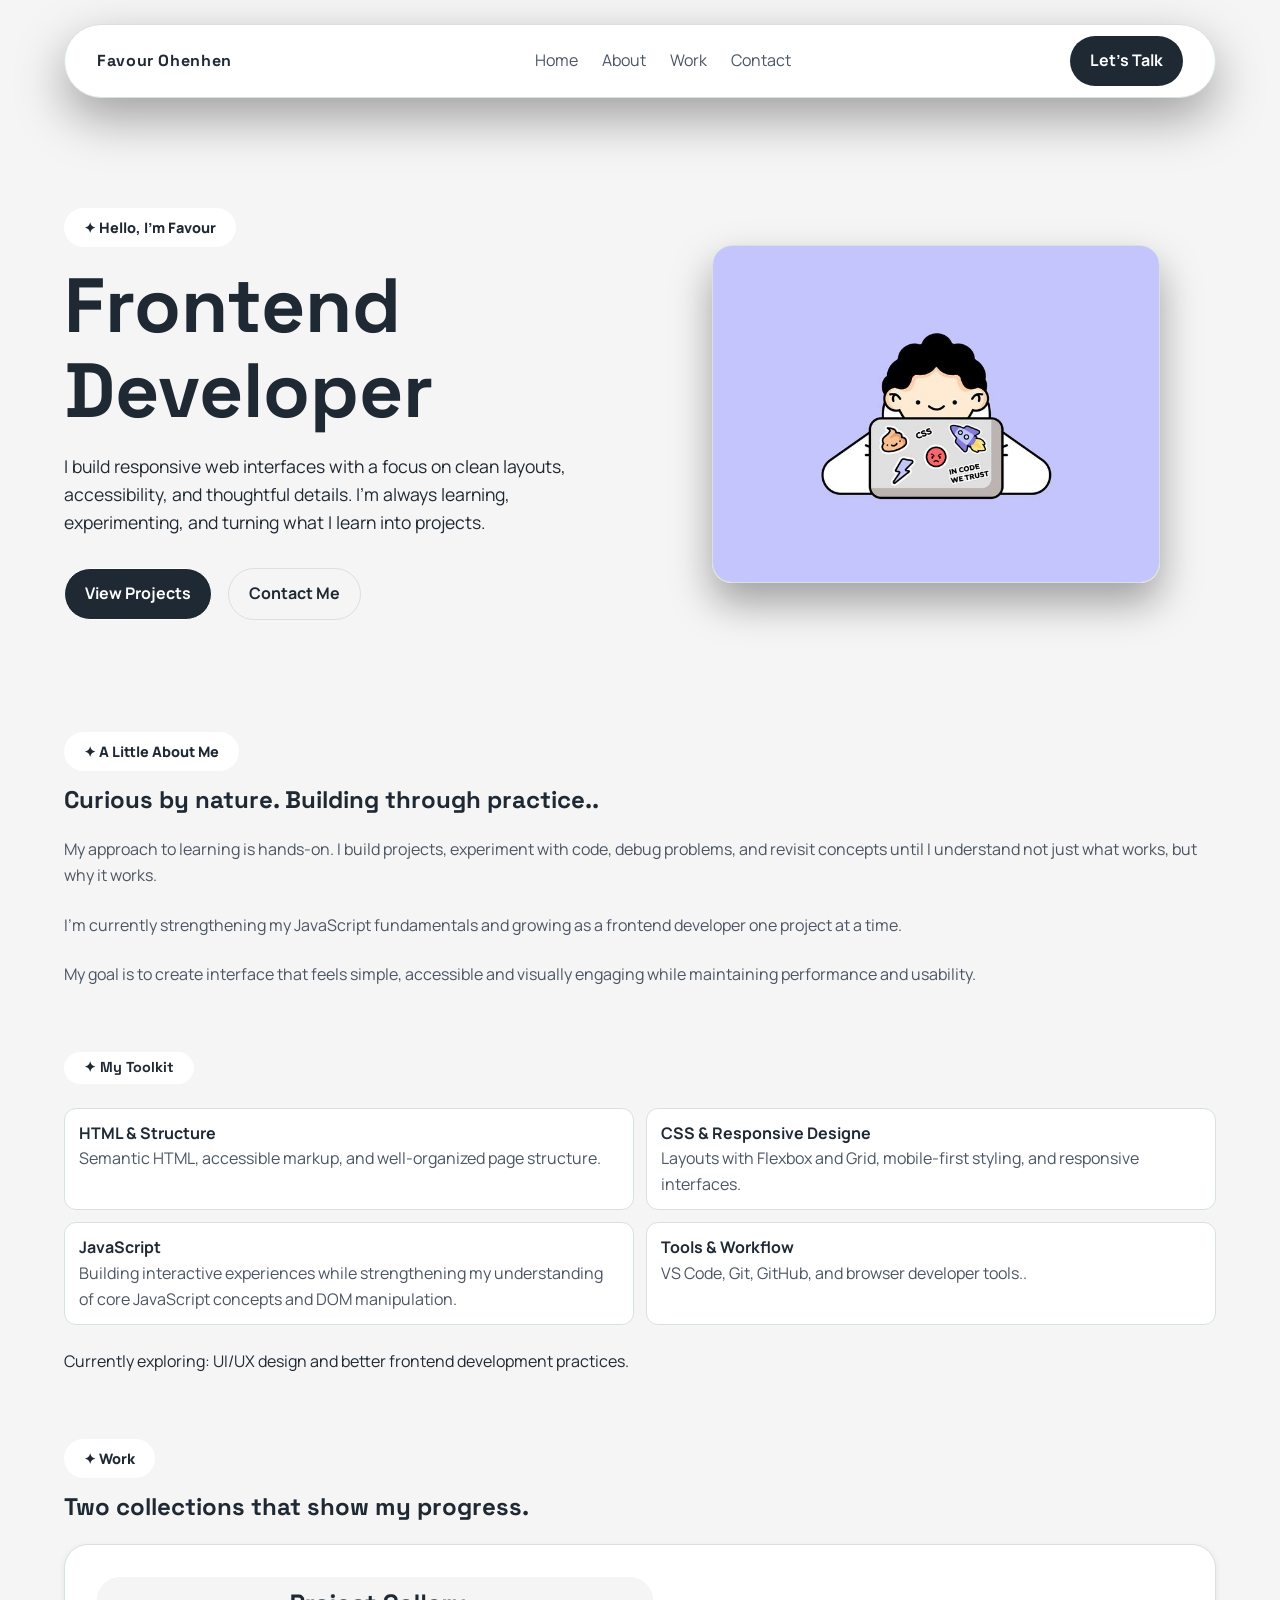
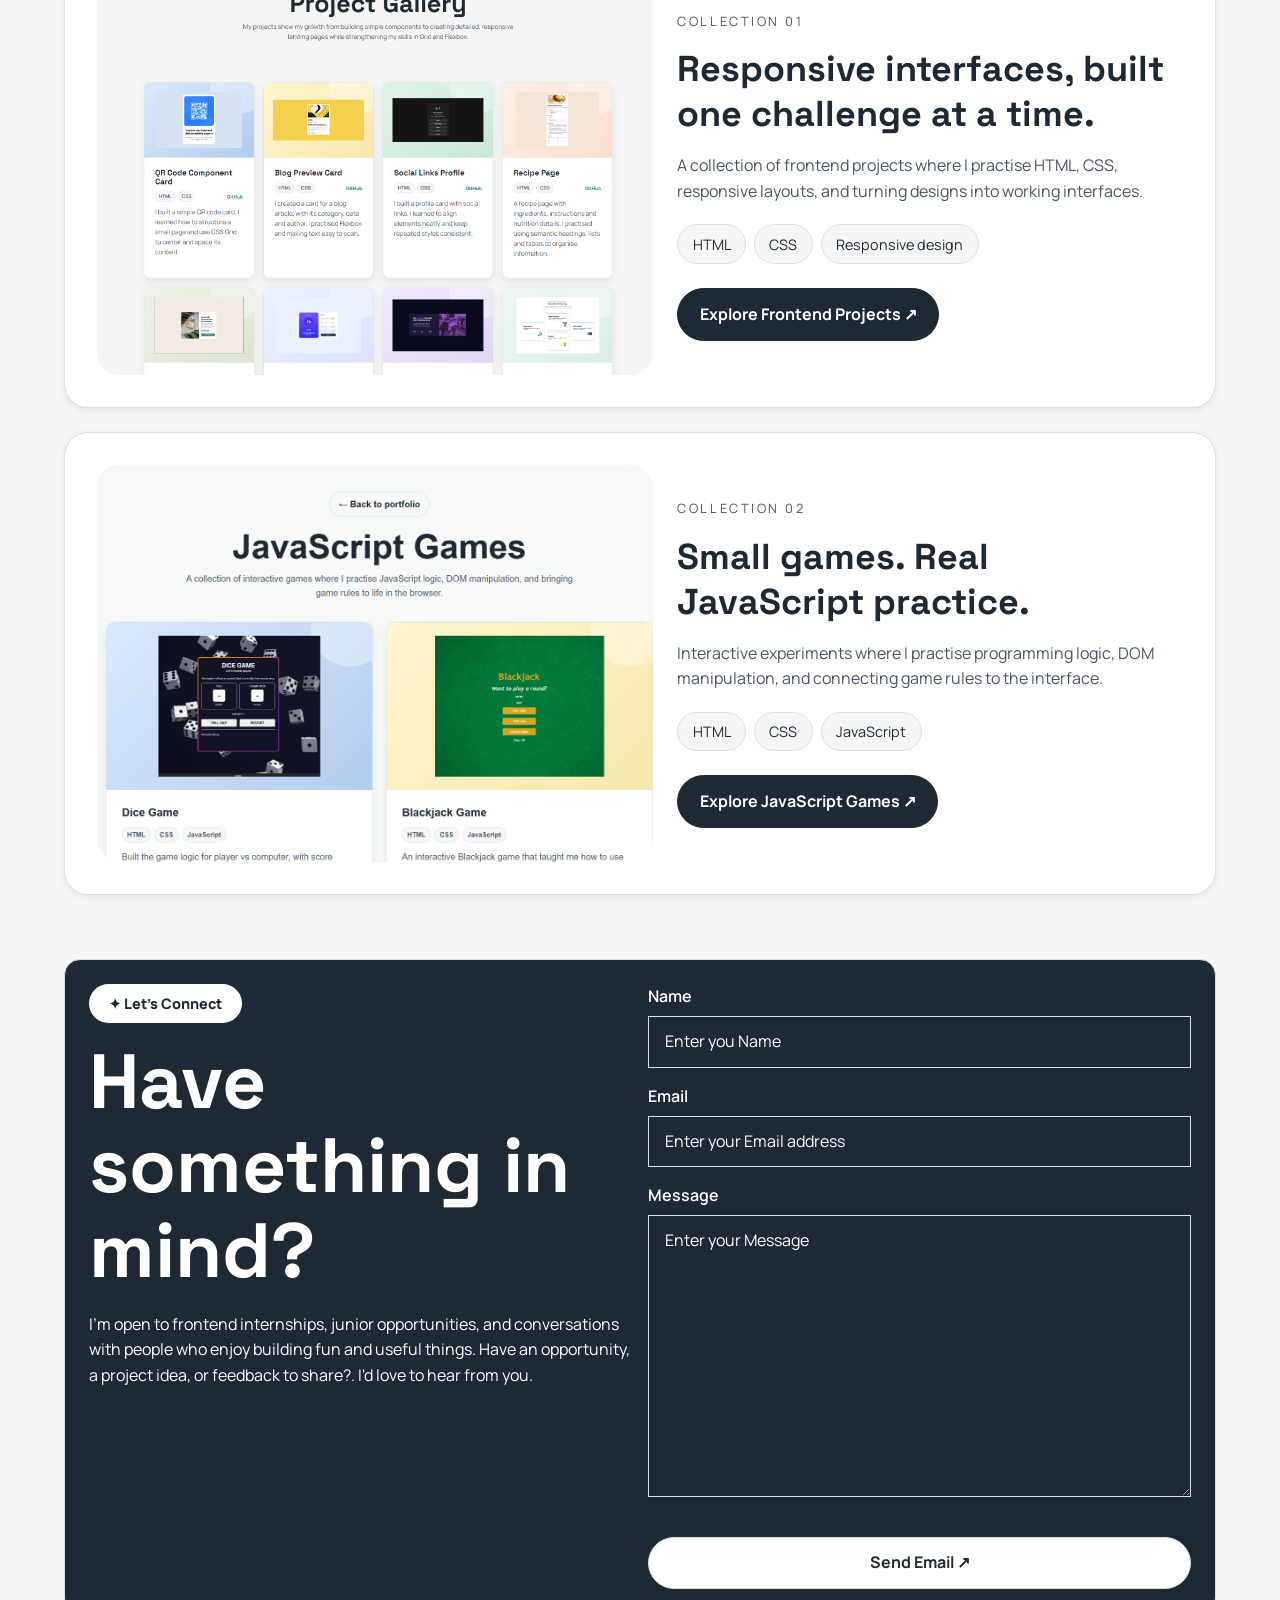
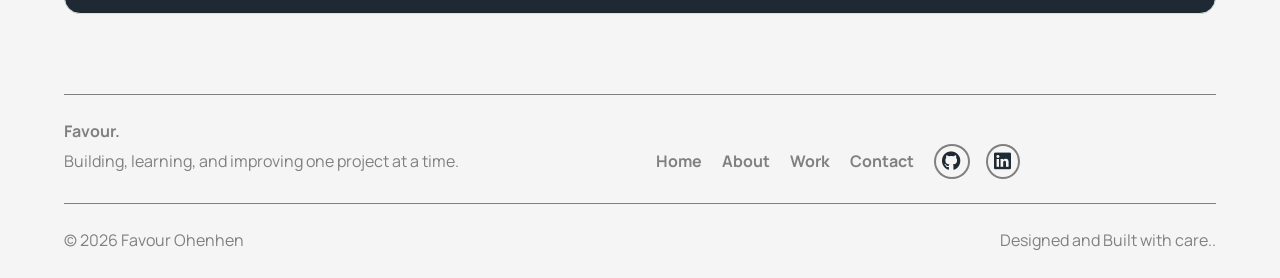
<file: index.html>
<!doctype html>
<html lang="en">
  <head>
    <meta charset="UTF-8" />
    <meta name="viewport" content="width=device-width, initial-scale=1.0" />
    <meta
      name="description"
      content="Favour Ohenhen's junior developer portfolio highlights essential projects and skills, making her a strong candidate for entry-level web development roles."
    />
    <meta
      name="keywords"
      content="Favour Ohenhen, junior developer portfolio, entry-level developer portfolio, web development projects"
    />
    <title>Favour Ohenhen | Portfolio</title>
    <link rel="stylesheet" href="index.css" />
    <link
      rel="stylesheet"
      href="https://cdnjs.cloudflare.com/ajax/libs/font-awesome/6.5.2/css/all.min.css"
    />
  </head>

  <body>
    <header class="site-header">
      <div class="container nav-wrap">
        <a class="brand" href="#">Favour Ohenhen</a>

        <nav aria-label="Main navigation" id="header-nav">
          <ul class="list-items" id="nav-menu">
            <li>
              <button
                type="button"
                class="closebtn"
                aria-label="Close Navigation"
                onclick="closeBtn()"
              >
                <img
                  src="./images/icon-close.svg"
                  class="close-icon"
                  alt=""
                />
              </button>
            </li>
            <li><a href="#">Home</a></li>
            <li><a href="#about">About</a></li>
            <li><a href="#work">Work</a></li>
            <li><a href="#contact">Contact</a></li>
          </ul>
        </nav>

        <a
          class="nav-link"
          href="#contact"
          >Let's Talk</a>
        <button
          type="button"
          aria-label="Open Navigation"
          aria-expanded="false"
          class="hamburger"
          onclick="toggleMenu()"
        >
          ☰
        </button>
      </div>
    </header>

    <main id="home">
      <section class="hero container" aria-labelledby="hero-title">
        <div class="hero-copy">
          <p class="eyebrow">✦ Hello, i'm favour</p>
          <h1 id="hero-title">Frontend Developer</h1>
          <p class="lead">
            I build responsive web interfaces with a focus on clean layouts,
            accessibility, and thoughtful details. I'm always learning,
            experimenting, and turning what I learn into projects.
          </p>
          <div class="hero-actions">
            <a class="button primary" href="#work">View Projects</a>
            <a class="button secondary" href="#contact">Contact Me</a>
          </div>
        </div>

        <div class="hero-visual">
          <img
            src="images/Coder.jpg"
            alt="Illustration of a developer working at a desk"
          />
        </div>
      </section>

      <section
        id="about"
        class="content-section container"
        aria-labelledby="about-title"
      >
        <div class="section-heading">
          <p class="eyebrow">✦ a little about me</p>
          <h2 id="about-title">
            Curious by nature. Building through practice..
          </h2>
        </div>
        <div class="about-grid">
          <p>
            My approach to learning is hands-on. I build projects, experiment
            with code, debug problems, and revisit concepts until I understand
            not just what works, but why it works.
          </p>
          <p>
            I'm currently strengthening my JavaScript fundamentals and growing
            as a frontend developer one project at a time.
          </p>

          <p>
            My goal is to create interface that feels simple, accessible and
            visually engaging while maintaining performance and usability.
          </p>
        </div>
      </section>
      <section
        id="skills"
        class="content-section container"
        aria-labelledby="skills-title"
      >
        <div class="section-heading">
          <h2 class="eyebrow" id="skills-title">✦ my Toolkit</h2>
        </div>
        <div class="skill-list">
          <div class="set">
            <p class="title-set">HTML & Structure</p>
            <p>
              Semantic HTML, accessible markup, and well-organized page
              structure.
            </p>
          </div>
          <div class="set">
            <p class="title-set">CSS & Responsive Designe</p>
            <p>
              Layouts with Flexbox and Grid, mobile-first styling, and
              responsive interfaces.
            </p>
          </div>
          <div class="set">
            <p class="title-set">JavaScript</p>
            <p>
              Building interactive experiences while strengthening my
              understanding of core JavaScript concepts and DOM manipulation.
            </p>
          </div>
          <div class="set">
            <p class="title-set">Tools & Workflow</p>
            <p>VS Code, Git, GitHub, and browser developer tools..</p>
          </div>
        </div>
        <p class="ongoing">
          Currently exploring: UI/UX design and better frontend development
          practices.
        </p>
      </section>
      <section
        id="work"
        class="content-section container"
        aria-labelledby="work-title"
      >
        <div class="section-heading">
          <p class="eyebrow">✦ Work</p>
          <h2 id="work-title">Two collections that show my progress.</h2>
        </div>

        <div class="work-grid">
          <article class="archive-card">
            <div class="archive-preview">
              <img
                src="./images/Porfolio_frontend-projects.png"
                alt="A screenshot of my frontend project gallery"
              />
            </div>
            <div class="work-card">
              <p class="archive-label">Collection 01</p>
              <h3>Responsive interfaces, built one challenge at a time.</h3>
              <p>
                A collection of frontend projects where I practise HTML, CSS,
                responsive layouts, and turning designs into working interfaces.
              </p>
              <div class="archive-stack">
                <span>HTML</span>
                <span>CSS</span>
                <span>Responsive design</span>
              </div>
              <a class="archive-link" href="frontend-projects/index.html"
                >Explore Frontend Projects ↗</a
              >
            </div>
          </article>

          <article class="archive-card">
            <div class="archive-preview">
              <img
                src="./images/Porfolio_js.-game.png"
                alt="A screenshot of my JavaScript games collection"
              />
            </div>
            <div class="work-card">
              <p class="archive-label">Collection 02</p>
              <h3>Small games. Real JavaScript practice.</h3>
              <p>
                Interactive experiments where I practise programming logic, DOM
                manipulation, and connecting game rules to the interface.
              </p>
              <div class="archive-stack">
                <span>HTML</span>
                <span>CSS</span>
                <span>JavaScript</span>
              </div>
              <a class="archive-link" href="./js.-game/index.html">
                Explore JavaScript Games ↗
              </a>
            </div>
          </article>
        </div>
      </section>

      <section
        id="contact"
        class="content-section container"
        aria-labelledby="contact-title"
      >
        <div class="contact-box">
          <article>
            <p class="eyebrow">✦ let's connect</p>
            <h2 id="contact-title">Have something in mind?</h2>
            <p>
              I'm open to frontend internships, junior opportunities, and
              conversations with people who enjoy building fun and useful
              things. Have an opportunity, a project idea, or feedback to
              share?. I'd love to hear from you.
            </p>
          </article>
          <div class="contact-link">
            
            <form action="" method="post" class="contact-form">
              <div class="card">
                 <label for="name">Name </label>
              <input type="text" name="name" id="name" placeholder="Enter you Name"  required autocomplete="name"> 
              </div>
             <div class="card">
              <label for="email">Email </label>
              <input type="email" name="email" id="email" placeholder="Enter your Email address"  required autocomplete="email">
             </div>
              <div class="card">
                <label for="message">Message </label>
              <textarea name="message" id="message" cols="30" rows="10"   placeholder="Enter your Message" required></textarea>
              </div>
              <button type="submit" class="button link">Send Email ↗</button>
            </form>
          </div>
        </div>
      </section>
    </main>

    <footer class="container site-footer">
      <h4 class="author-name">Favour.</h4>
      <section class="author-wrap">
        <div class="footer-wrap">
          <p class="author-note">
            Building, learning, and improving one project at a time.
          </p>
        </div>
        <nav class="social-links" aria-label="Social media profiles">
          <a href="#home">Home</a>
          <a href="#about">About</a>
          <a href="#work">Work</a>
          <a href="#contact">Contact</a>
          <div class="social-logo">
            <a
              href="https://github.com/favourohenhen"
              target="_blank"
              rel="noopener noreferrer"
              aria-label="GitHub"
              class="social"
            >
              <i class="fa-brands fa-github lin"></i>
            </a>
            <a
              href="https://www.linkedin.com/in/favour-ohenhen/"
              target="_blank"
              rel="noopener noreferrer"
              aria-label="LinkedIn"
              class="social"
            >
              <i class="fa-brands fa-linkedin lin"></i>
            </a>
          </div>
        </nav>
      </section>
      <div class="copyright-wrap">
        <p>© 2026 Favour Ohenhen</p>
        <p>Designed and Built with care..</p>
      </div>
    </footer>
    <script src="./index.js"></script>
  </body>
</html>
</file>
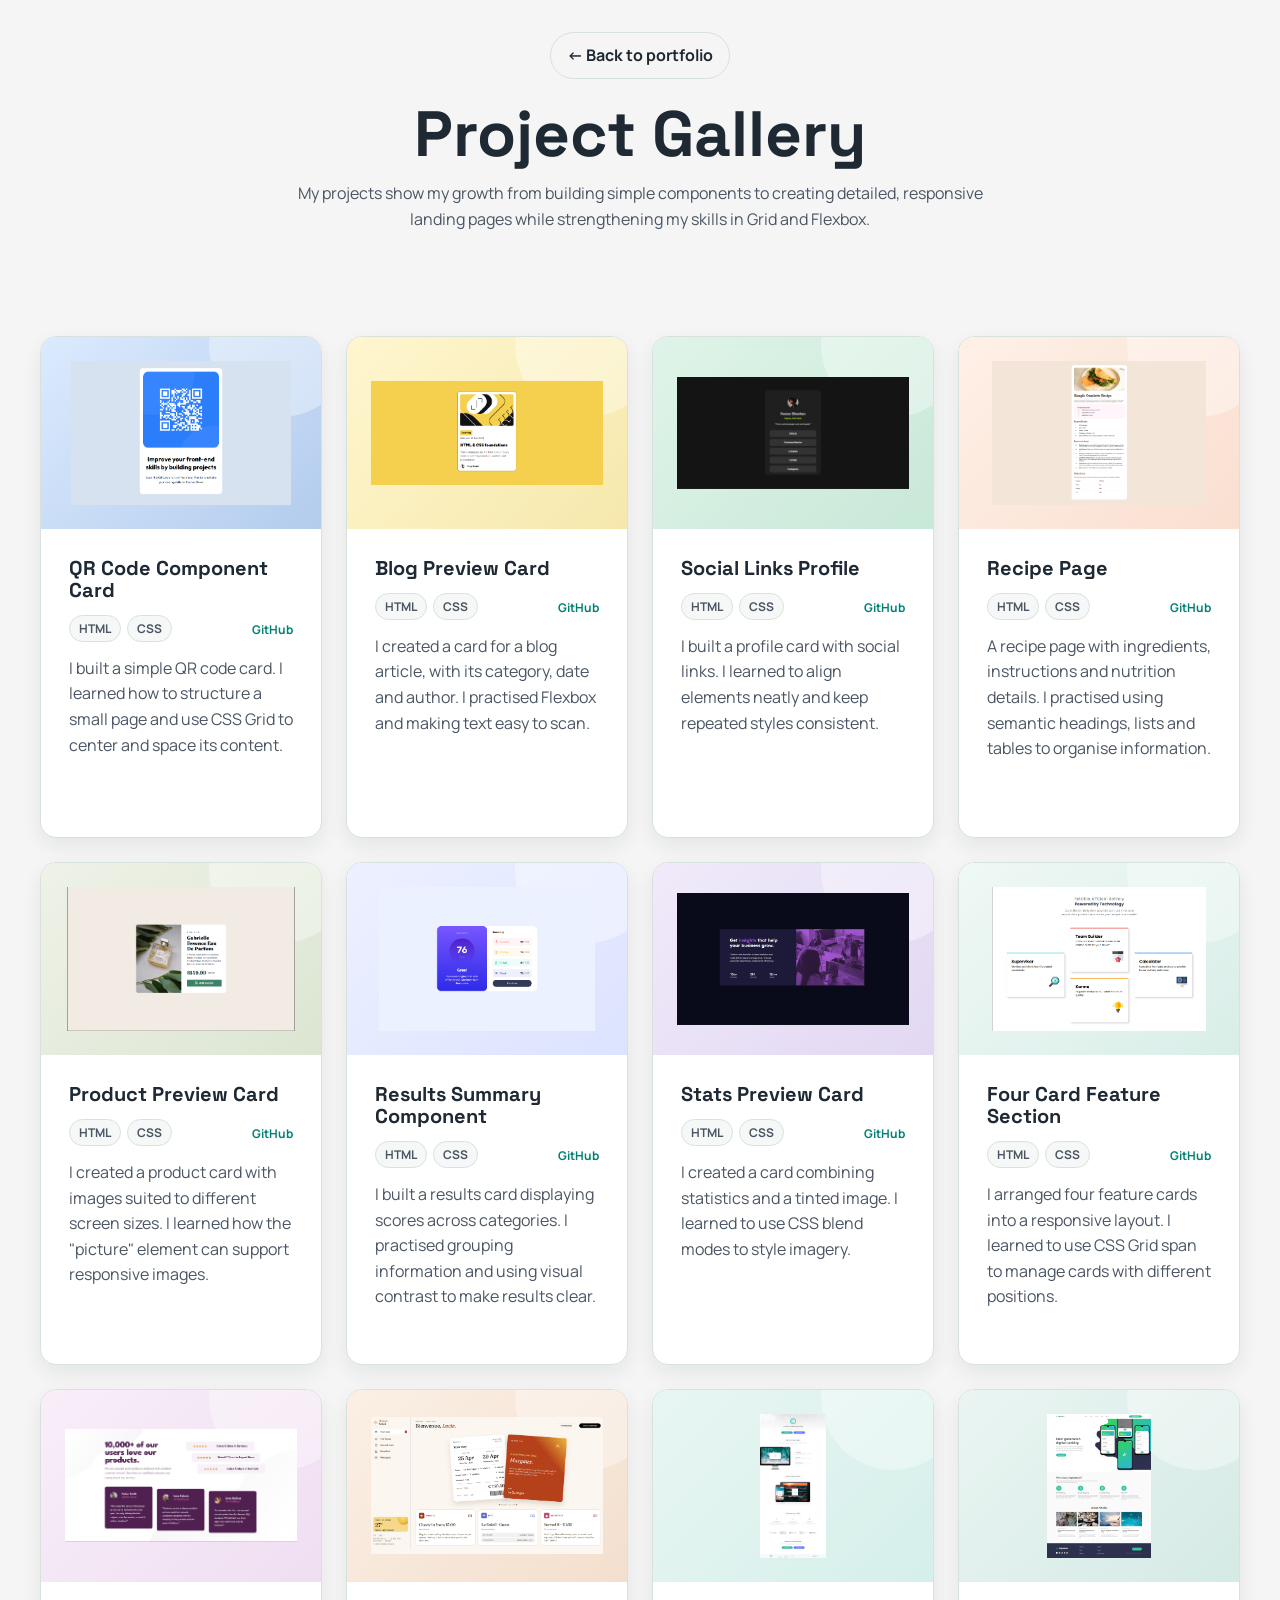
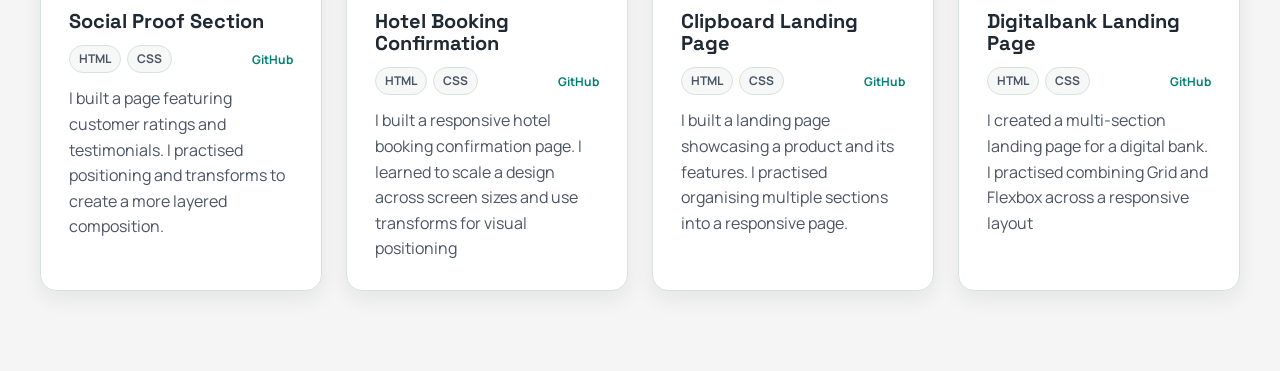
<file: frontend-projects/index.html>
<!doctype html>
<html lang="en">
  <head>
    <meta charset="UTF-8" />
    <meta name="viewport" content="width=device-width, initial-scale=1.0" />
    <title>My Frontend Mentor Projects</title>
    <link rel="stylesheet" href="gallery.css" />
    <link rel="stylesheet" href="../index.css">
  </head>
  <body>
    <header class="project-details">
      <a class="back-home" href="../index.html">← Back to portfolio</a>
      <h1 class="project-title">Project Gallery</h1>
      <p class="project-subtitle">
        My projects show my growth from building simple components to creating detailed, responsive landing pages while strengthening my skills in Grid and Flexbox.
      </p>
    </header>
    <!-- PROJECT MAIN CONTAINER for the container query -->
    <main class="project-list">
      <!-- Main container for all project card -->
      <section class="project-container">
        <!-- Project card one -->
      <section class="project-card">
        <div class="project-img">
          <img
            src="../images/frontend-project-images/Qrcode.png"
            alt="image of Qr Card"
          />
        </div>
        <article class="project-content">
          <h2 class="project-name"><a href="https://my-qr-code-component-project.vercel.app/">QR Code Component Card</a></h2>
          <section class="project-stack">
            <div class="stack">
              <span class="blue">HTML</span>
              <span class="blue">CSS</span>
            </div>
            <div class="github-repo"><a href="" class="repository-status">GitHub</a></div>
          </section>
          <p class="project-summary">
           I built a simple QR code card. I learned how to structure a small page and use CSS Grid to center and space its content.
          </p>
        </article>
      </section>
         <!-- Project card two -->
      <section class="project-card">
        <div class="project-img">
          <img
            src="../images/frontend-project-images/blog-card.png"
            alt="image of Blog Preview Card"
          />
        </div>
        <article class="project-content">
          <h2 class="project-name"><a href="https://my-blog-preview-card.vercel.app/">Blog Preview Card</a></h2>
          <section class="project-stack">
            <div class="stack">
              <span class="blue">HTML</span>
              <span class="blue">CSS</span>
            </div>

            <div class="github-repo"><a href="" class="repository-status">GitHub</a></div>
          </section>
          <p class="project-summary">
         I created a card for a blog article, with its category, date and author. I practised Flexbox and making text easy to scan.
          </p>
        </article>
      </section>
         <!-- Project card three -->
      <section class="project-card">
        <div class="project-img">
          <img
            src="../images/frontend-project-images/social-link-card.png"
            alt="image of Social Links Profile"
          />
        </div>
        <article class="project-content">
          <h2 class="project-name"><a href="https://my-social-media-links-nine.vercel.app/">Social Links Profile</a></h2>          
          <section class="project-stack">
            <div class="stack">
              <span class="blue">HTML</span>
              <span class="blue">CSS</span>
            </div>

            <div class="github-repo"><a href="https://github.com/favourohenhen/my-frontend-mentor-journey/tree/main/03-social-links-profile-main" class="repository-status">GitHub</a></div>
          </section>
          <p class="project-summary">
             I built a profile card with social links. I learned to align elements neatly and keep repeated styles consistent.
          </p>
        </article>
      </section>
         <!-- Project card four -->
      <section class="project-card">
        <div class="project-img">
          <img
            src="../images/frontend-project-images/recipe-card.png"
            alt="image of Recipe Page"
          />
        </div>
        <article class="project-content">
          <h2 class="project-name"><a href="https://main-recipe-page.vercel.app/">Recipe Page</a></h2>
          <section class="project-stack">
            <div class="stack">
              <span class="blue">HTML</span>
              <span class="blue">CSS</span>
            </div>

            <div class="github-repo"><a href="https://github.com/favourohenhen/my-frontend-mentor-journey/tree/main/04-recipe-page-main" class="repository-status">GitHub</a></div>
          </section>
          <p class="project-summary">
           A recipe page with ingredients, instructions and nutrition details. I practised using semantic headings, lists and tables to organise information.
          </p>
        </article>
      </section>
         <!-- Project card five -->
      <section class="project-card">
        <div class="project-img">
          <img
            src="../images/frontend-project-images/product-card.png"
            alt="image of Product Preview Card"
          />
        </div>
        <article class="project-content">
          <h2 class="project-name"><a href="https://product-review-card-delta.vercel.app/">Product Preview Card</a></h2>
          <section class="project-stack">
            <div class="stack">
              <span class="blue">HTML</span>
              <span class="blue">CSS</span>
            </div>

            <div class="github-repo"><a href="https://github.com/favourohenhen/my-frontend-mentor-journey/tree/main/05-product-preview-card-component-main" class="repository-status">GitHub</a></div>
          </section>
          <p class="project-summary">
           I created a product card with images suited to different screen sizes. I learned how the "picture" element can support responsive images.
          </p>
        </article>
      </section>
         <!-- Project card six -->
      <section class="project-card">
        <div class="project-img">
          <img
            src="../images/frontend-project-images/result-card.png"
            alt="image of Results Summary Component"
          />
        </div>
        <article class="project-content">
          <h2 class="project-name"><a href="https://result-summary-component-card-lake.vercel.app/">Results Summary Component</a></h2>
          <section class="project-stack">
            <div class="stack">
              <span class="blue">HTML</span>
              <span class="blue">CSS</span>
            </div>

            <div class="github-repo"><a href="https://github.com/favourohenhen/my-frontend-mentor-journey/tree/main/06-results-summary-component-main" class="repository-status">GitHub</a></div>
          </section>
          <p class="project-summary">
           I built a results card displaying scores across categories. I practised grouping information and using visual contrast to make results clear.
          </p>
        </article>
      </section>
         <!-- Project card seven -->
      <section class="project-card">
        <div class="project-img">
          <img
            src="../images/frontend-project-images/stats-card.png"
            alt="image of Stats Preview Card"
          />
        </div>
        <article class="project-content">
          <h2 class="project-name"><a href="">Stats Preview Card</a></h2>
          <section class="project-stack">
            <div class="stack">
              <span class="blue">HTML</span>
              <span class="blue">CSS</span>
            </div>

            <div class="github-repo"><a href="https://github.com/favourohenhen/my-frontend-mentor-journey/tree/main/09-stats-preview-card-component-main" class="repository-status">GitHub</a></div>
          </section>
          <p class="project-summary">
          I created a card combining statistics and a tinted image. I learned to use CSS blend modes to style imagery.
          </p>
        </article>
      </section>
         <!-- Project card eight -->
      <section class="project-card">
        <div class="project-img">
          <img
            src="../images/frontend-project-images/four-cards.png"
            alt="image of Four Card Feature Section"
          />
        </div>
        <article class="project-content">
          <h2 class="project-name"><a href="">Four Card Feature Section</a></h2>
          <section class="project-stack">
            <div class="stack">
              <span class="blue">HTML</span>
              <span class="blue">CSS</span>
            </div>

            <div class="github-repo"><a href="https://github.com/favourohenhen/my-frontend-mentor-journey/tree/main/13-four-card-feature-section-card" class="repository-status">GitHub</a></div>
          </section>
          <p class="project-summary">
            I arranged four feature cards into a responsive layout. I learned to use CSS Grid span to manage cards with different positions.
          </p>
        </article>
      </section>
         <!-- Project card nine -->
      <section class="project-card">
        <div class="project-img">
          <img
            src="../images/frontend-project-images/social-proof-card.png"
            alt="image of Social Proof Section"
          />
        </div>
        <article class="project-content">
          <h2 class="project-name"><a href="https://social-testimonial-proof-card.vercel.app/">Social Proof Section</a></h2>
          <section class="project-stack">
            <div class="stack">
              <span class="blue">HTML</span>
              <span class="blue">CSS</span>
            </div>

            <div class="github-repo"><a href="https://github.com/favourohenhen/my-frontend-mentor-journey/tree/main/14-social-proof-section" class="repository-status">GitHub</a></div>
          </section>
          <p class="project-summary">
         I built a page featuring customer ratings and testimonials. I practised positioning and transforms to create a more layered composition.
          </p>
        </article>
      </section>
         <!-- Project card ten -->
      <section class="project-card">
        <div class="project-img">
          <img
            src="../images/frontend-project-images/hostel-landing-page.png"
            alt="image of Hotel Booking Confirmation"
          />
        </div>
        <article class="project-content">
          <h2 class="project-name"><a href="https://hotel-booking-confirmation-page-seven.vercel.app/">Hotel Booking Confirmation</a></h2>
          <section class="project-stack">
            <div class="stack">
              <span class="blue">HTML</span>
              <span class="blue">CSS</span>
            </div>

            <div class="github-repo"><a href="https://github.com/favourohenhen/my-frontend-mentor-journey/tree/main/19-hotel-booking-confirmation-page" class="repository-status">GitHub</a></div>
          </section>
          <p class="project-summary">
             I built a responsive hotel booking confirmation page. I learned to scale a design across screen sizes and use transforms for visual positioning
          </p>
        </article>
      </section>
         <!-- Project card eleven-->
      <section class="project-card">
        <div class="project-img">
          <img
            src="../images/frontend-project-images/clipboard-landing-page.png"
            alt="image of Clipboard Landing Page"
          />
        </div>
        <article class="project-content">
          <h2 class="project-name"><a href="https://clipboard-landing-page-cyan-phi.vercel.app/">Clipboard Landing Page</a></h2>
          <section class="project-stack">
            <div class="stack">
              <span class="blue">HTML</span>
              <span class="blue">CSS</span>
            </div>

            <div class="github-repo"><a href="https://github.com/favourohenhen/my-frontend-mentor-journey/tree/main/16-clipboard-landing-page" class="repository-status">GitHub</a></div>
          </section>
          <p class="project-summary">
             I built a landing page showcasing a product and its features. I practised organising multiple sections into a responsive page.
          </p>
        </article>
      </section>
         <!-- Project card tweleve-->
      <section class="project-card">
        <div class="project-img">
          <img
            src="../images/frontend-project-images/digitalbank-page.png"
            alt="image of Digitalbank Landing Page"
          />
        </div>
        <article class="project-content">
          <h2 class="project-name"><a href="https://digitalbank-landing-page-liart.vercel.app/">Digitalbank Landing Page</a></h2>
          <section class="project-stack">
            <div class="stack">
              <span class="blue">HTML</span>
              <span class="blue">CSS</span>
            </div>

            <div class="github-repo"><a href="https://github.com/favourohenhen/my-frontend-mentor-journey/tree/main/18-digitalbank-landing-page" class="repository-status">GitHub</a></div>
          </section>
          <p class="project-summary">
            I created a multi-section landing page for a digital bank. I practised combining Grid and Flexbox across a responsive layout
          </p>
        </article>
      </section>
     
    </section>
      
  </section>
     
      
    </main>
  </body>
</html>
</file>
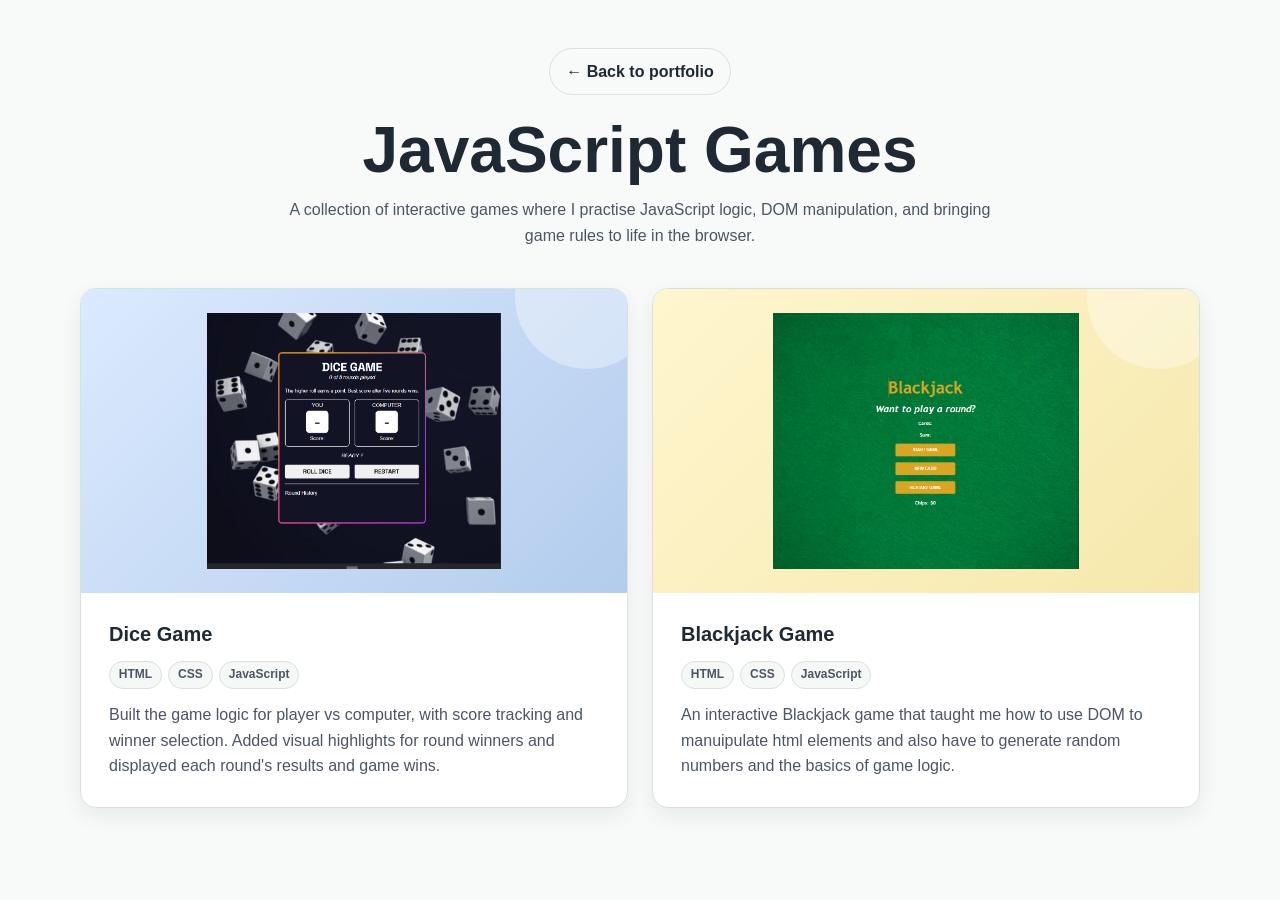
<file: js.-game/index.html>
<!doctype html>
<html lang="en">
  <head>
    <meta charset="UTF-8" />
    <meta name="viewport" content="width=device-width, initial-scale=1.0" />
    <meta
      name="description"
      content="A collection of JavaScript games, including Dice Game and Blackjack."
    />
    <title>JavaScript Games | Project Gallery</title>
    <link rel="stylesheet" href="gallery.css" />
  </head>
  <body>
    <header class="project-details">
      <a class="back-home" href="../index.html">← Back to portfolio</a>
      <h1 class="project-title">JavaScript Games</h1>
      <p class="project-subtitle">
        A collection of interactive games where I practise JavaScript logic,
        DOM manipulation, and bringing game rules to life in the browser.
      </p>
    </header>

    <main class="project-list">
      <section class="project-container" aria-label="JavaScript game projects">
        <article class="project-card">
          <div class="project-img">
            <img src="../images/dice%20(1).png" alt="Preview of the Dice Game" />
          </div>
          <div class="project-content">
            <h2 class="project-name">
              <a href="https://dice-game-lovat-six.vercel.app/">Dice Game</a>
            </h2>
            <div class="project-stack" aria-label="Technologies used">
              <span>HTML</span>
              <span>CSS</span>
              <span>JavaScript</span>
            </div>
            <p class="project-summary">
             Built the game logic for player vs computer, with score tracking and winner selection. Added visual highlights for round winners and displayed each round's results and game wins.
            </p>
          </div>
        </article>

        <article class="project-card">
          <div class="project-img">
            <img src="../images/blackjack.png" alt="Preview of the Blackjack Game" />
          </div>
          <div class="project-content">
            <h2 class="project-name">
              <a href="https://blackjack-game-bay.vercel.app/">Blackjack Game</a>
            </h2>
            <div class="project-stack" aria-label="Technologies used">
              <span>HTML</span>
              <span>CSS</span>
              <span>JavaScript</span>
            </div>
            <p class="project-summary">
              An interactive Blackjack game that taught me how to use DOM to manuipulate html elements and also have to generate random numbers and the basics of game logic.
            </p>
          </div>
        </article>
      </section>
    </main>
  </body>
</html>
</file>
<file: index.css>
@import url("https://fonts.googleapis.com/css2?family=Manrope:wght@200..800&family=Space+Grotesk:wght@300..700&display=swap");

:root {
  --font-heading: "Space Grotesk", sans-serif;
  --font-body: "Manrope", sans-serif;
  --color-background: #f5f5f5;
  --color-text: #1f2933;
  --color-text-muted: #4b5563;
  --color-link: #007f73;
  --color-link-hover: #00665c;
  --color-muted: #ffffff;
  --color-border: #d7e2df;
  --content-width: 72rem;
}

*,
*::before,
*::after {
  box-sizing: border-box;
  margin: 0;
  padding: 0;
}

html {
  scroll-behavior: smooth;
}

body {
  font-family: var(--font-body);
  background-color: var(--color-background);
  color: var(--color-text);
  line-height: 1.6;
}

img {
  display: block;
  max-width: 100%;
  height: auto;
}

button,
input,
textarea,
select {
  font: inherit;
}

a {
  color: var(--color-text);
  text-decoration: none;
  font-weight: 700;
}

.container {
  width: min(100% - 2rem, var(--content-width));
  margin-inline: auto;
}

.site-header {
  background: var(--color-muted);
  position: fixed;
  top: 0;
  left: 0;
  right: 0;
  z-index: 10;
  width: min(100% - 2rem, var(--content-width));
  margin-inline: auto;
  padding: 0;
  border-radius: 3.40282e38px;
  margin-top: 1.5rem;
  border: 1px solid var(--color-border);
  box-shadow: 0 20px 50px rgba(0, 0, 0, 0.35);
}
.nav-link {
  display: none;
}
 .list-items{
   position: fixed;
   top: 0;
   bottom: 0;
   left: -100%;
   width: 45%;
  display: flex;
  flex-direction: column;
  justify-content: flex-start;
  gap: 1.5em;
  background: var(--color-muted);
  padding: 5rem 2rem;

  transition: left 0.3s ease;
  list-style: none;
  z-index: 10;
}
.closebtn {
  padding: 0;
  cursor: pointer;
}
.close-icon {
  width: 20px;
}
.hamburger {
  display: block;
}
@media (min-width: 700px ) {
#header-nav,
.nav-link {
  display:block;
}
  .hamburger {
    display: none;
  }
   .list-items {
    position: static;
    width: auto;

    flex-direction: row;

    padding: 0;

    background: transparent;
  }
  .closebtn {
    display: none;
  }
 .list-items a {
    color: var(--color-text-muted);
    font-weight: 400;
  }
}


.site-header .nav-wrap {
  width: 100%;
}

.nav-wrap {
  display: flex;
  align-items: center;
  justify-content: space-between;
  min-height: 4.5rem;
  gap: 1rem;
  padding-inline: 2rem;
}

.nav-link {
  padding: 0.75rem 1.25rem;
  border-radius: 999px;
}
.brand {
  font-family: var(--font-heading);
  font-weight: 700;
  letter-spacing: 0.04em;
}

nav ul {
  display: flex;
  gap: 1.2rem;
}

.nav-link {
  transition:
    transform 0.2s ease,
    background-color 0.2s ease,
    border-color 0.2s ease,
    color 0.2s ease;
}

nav a:hover,
nav a:focus-visible,
.nav-link:hover,
.nav-link:focus-visible,
.work-card a:hover,
.work-card a:focus-visible {
  color: var(--color-link);
}
#home {
  margin-top: 5rem;
}
@media (min-width : 700px){
#home {
  margin-top: 7rem;
}
}


.site-header button {
  background: transparent;
  /* border: 1px solid var(--color-border); */
  border: none;
  font-size: 1.6rem;
  border-radius: 0.5rem;
  color: var(--color-text);
  width: 2.5rem;
  height: 2.5rem;
}

main {
  padding-block: 4rem 5rem;
}
.hero {
  display: flex;
  align-items: center;
  justify-content: center;
  flex-direction: column;
  gap: 2rem;
  padding-block: 2rem 3rem;
}
.hero-copy,
.hero-visual {
  flex: 1;
}
@media (min-width: 700px) {
  .hero {
    flex-direction: row;
  }
}
.eyebrow {
  color: var(--color-text);
  width: fit-content;
  max-width: 100%;
  padding: 8px 20px;
  border-radius: 3.40282e38px;
  background-color: var(--color-muted);
  font-size: 0.9rem;
  font-weight: 800;
  text-transform: capitalize;
  margin-bottom: 1rem;
}
h1,
h2,
h3 {
  font-family: var(--font-heading);
  line-height: 1.1;
}
h1,
#contact-title {
  font-size: clamp(2.9rem, 6vw, 5rem);
}
.lead {
  margin-top: 1.25rem;
  font-size: 1.1rem;
  color: var(--color-text);
}
.hero-actions {
  display: flex;
  flex-wrap: wrap;
  gap: 1rem;
  margin-top: 2rem;
}
.button {
  display: flex;
  align-items: center;
  justify-content: center;
  min-height: 3rem;
  padding: 0.75rem 1.25rem;
  border-radius: 999px;
  text-decoration: none;
  border: 1px solid var(--color-border);
  transition:
    transform 0.2s ease,
    border-color 0.2s ease,
    background-color 0.2s ease,
    color 0.2s ease;
}

.button.primary,
.nav-link {
  background: var(--color-text);
  border-color: var(--color-muted);
  color: var(--color-muted);
  font-weight: 700;
}

.button.secondary {
  background: transparent;
  color: var(--color-text);
}

.button:hover,
.button:focus-visible,
.nav-link:hover,
.nav-link:focus-visible {
  transform: translateY(-1px);
  background-color: var(--color-link);
  border-color: var(--color-link);
  color: var(--color-muted);
}

.hero-visual {
  display: flex;
  justify-content: center;
}

.hero-visual img {
  width: min(100%, 28rem);
  border-radius: 1.25rem;
  border: 1px solid var(--color-border);
  box-shadow: 0 20px 40px rgba(0, 0, 0, 0.35);
}
.content-section {
  padding-top: 4rem;
}
.section-heading {
  margin-bottom: 1.5rem;
}
.about-grid,
.work-grid {
  display: grid;
  gap: 1.5rem;
}

.about-grid {
  align-items: start;
}

.about-grid p,
.work-card p {
  color: var(--color-text-muted);
}

.skill-list {
  list-style: none;
  display: grid;
  grid-template-columns: 1fr;
  gap: 0.75rem;
}
.ongoing{
  padding-top: 1.5rem;
}
@media (min-width: 600px) {
  .skill-list {
    grid-template-columns: repeat(2, 1fr);
  }
}
.title-set {
  font-weight: 700;
}
.set {
  padding: 0.75rem 0.9rem;
  border: 1px solid var(--color-border);
  border-radius: 0.75rem;
  background: rgba(255, 255, 255, 0.02);
  background-color: var(--color-muted);
  transition: border-color 0.2s ease;
}

.set p:not(.title-set) {
  color: var(--color-text-muted);
}

.set:hover {
  border-color: #93bdb4;
}
.work-grid {
  grid-template-columns: minmax(0, 1fr);
}

.archive-card {
  display: grid;
  min-width: 0;
   grid-template-columns: minmax(0, 1fr);
 
  align-items: center;
  gap: clamp(1.5rem, 4vw, 3rem);
  padding: clamp(1rem, 3vw, 2rem);
  border: 1px solid var(--color-border);
  border-radius: 2rem;
  background: var(--color-muted);
  box-shadow: 0 2px 6px rgba(18, 23, 25, 0.08);
  transition:
    transform 0.2s ease,
    border-color 0.2s ease,
    box-shadow 0.2s ease;
}
@media (min-width: 701px) {
  .archive-card {
    grid-template-columns: minmax(0, 1.1fr) minmax(0, 1fr);
    gap: 1.5rem;
    border-radius: 1.5rem;
  }

  .archive-preview {
    border-radius: 1rem;
  }
}
.archive-card:hover,
.archive-card:focus-within {
  transform: translateY(-3px);
  border-color: #93bdb4;
  box-shadow: 0 12px 24px rgba(18, 23, 25, 0.1);

}

.archive-preview {
  aspect-ratio: 1.4;
  overflow: hidden;
  border-radius: 1.5rem;
  background: #e9eeec;
  

}
.archive-preview:hover,
.archive-preview:focus-within{
    transform: scale(1.05);
    transition: transform 350ms ease-in-out;
}

.archive-preview img {
  width: 100%;
  height: 100%;
  object-fit: cover;
  object-position: top center;
  transition: transform 350ms ease-in-out;
}

.work-card {
  display: flex;
  min-width: 0;
  flex-direction: column;
  align-items: flex-start;
  gap: 1rem;
  padding-block: 0.5rem;
}

.archive-label {
  color: var(--color-text-muted);
  font-size: 0.8rem;
  letter-spacing: 0.2em;
  text-transform: uppercase;
}

.work-card h3 {
  font-family: var(--font-heading);
  font-size: clamp(1.5rem, 3vw, 2.25rem);
  line-height: 1.25;
}

.work-card p:not(.archive-label) {
  color: var(--color-text-muted);
}

.archive-stack {
  display: flex;
  flex-wrap: wrap;
  gap: 0.5rem;
  margin-top: 0.25rem;
}

.archive-stack span {
  padding: 0.45rem 0.9rem;
  border: 1px solid var(--color-border);
  border-radius: 999px;
  background: var(--color-background);
  font-size: 0.9rem;
}

.work-card .archive-link {
  display: inline-flex;
  align-items: center;
  justify-content: center;
  margin-top: 0.5rem;
  padding: 0.8rem 1.35rem;
  border: 1px solid var(--color-text);
  border-radius: 999px;
  background: var(--color-text);
  color: var(--color-muted);
  font-weight: 700;
  text-decoration: none;
  transition:
    background-color 0.2s ease,
    color 0.2s ease,
    border-color 0.2s ease;
}

.work-card .archive-link:hover,
.work-card .archive-link:focus-visible {
  border-color: var(--color-link);
  background: var(--color-link);
  color: var(--color-muted);
}


.link {
  color: var(--color-text);
  background-color: var(--color-muted);
  font-weight: 700;
  margin-top: 1.5rem;
}
.work-card a {
  margin-top: auto;
  color: var(--color-link);
  text-decoration: none;
  font-weight: 700;
  transition: color 0.2s ease;
}

.work-card a:hover,
.work-card a:focus-visible {
  color: var(--color-link-hover);
}

a:focus-visible,
button:focus-visible {
  outline: 3px solid var(--color-link);
  outline-offset: 3px;
}
.contact-box {
  display: grid;
  align-items: flex-start;
  grid-template-columns: 1fr;
  gap: 1rem;
  background-color: var(--color-text);
  color: var(--color-muted);
  padding: 1.5rem;
  border: 1px solid var(--color-border);
  border-radius: 1rem;
}
@media (min-width: 700px) {
  .contact-box{
    grid-template-columns: repeat(2, minmax(0, 1fr));
  }
}
#contact-title {
  margin-bottom: 1.2rem;
  
}
label{
  font-weight: 600;
}
.contact-form{
  display: flex;
  flex-direction: column;
  gap: 1rem;
  align-items: stretch;
  width: 100%;
}
.card{
  display: flex;
  flex-direction: column;
  gap: 0.4rem;
  width: 100%;
}
.card input,
.card textarea{
  width: 100%;
  background-color: transparent;
  border: 1px var(--color-border) solid;
  color: var(--color-muted);
  padding: 12px 16px;
}

.card input:hover,
.card textarea:hover{
   border: 1px solid var(--color-link);
  outline-offset: 1px;
}
.card input:focus-visible,
.card textarea:focus-visible{
  outline: 3px solid var(--color-link);
   outline-offset: 3px;
   border: none;
}
::placeholder{
  
  color: var(--color-muted);
}
.site-footer {
  border-top: 1px solid gray;
  padding-block: 1.5rem;
  color: gray;
}

.author-wrap {
  display: flex;
  align-items: flex-start;
  flex-direction: column;
  gap: 2rem;
  border-bottom: 1px solid gray;
  padding-bottom: 1.5rem;
}
@media (min-width: 700px) {
  .author-wrap {
    flex-direction: row;
    justify-content: space-between;
    align-items: center;
  }
}
.footer-wrap,
.social-links {
  flex: 1;
}
.social-links {
  display: flex;
  gap: 1.25rem;
  flex-wrap: wrap;
  justify-content: flex-start;
  align-items: center;
}

.social-links a {
  color: gray;
  text-decoration: none;
  transition: color 0.2s ease;
}

.social-links a:hover {
  color: var(--color-link);
}
.social {
  font-size: 1.2rem;
  padding: 0rem 0.4rem;
  overflow: hidden;
  border-radius: 100%;
  border: 2px solid gray;
  transition:
    transform 0.2s ease,
    border-color 0.2s ease;
}
.lin {
  color: var(--color-text);
}
.social-logo {
  display: flex;
  gap: 1rem;
  justify-content: flex-start;
}
.copyright-wrap {
  padding-block-start: 1.5rem;
  display: flex;
  justify-content: space-between;
  align-items: flex-start;
}
@media (min-width: 700px) {
  .copyright-wrap {
    flex-direction: row;
  }
}
</file>
<file: frontend-projects/gallery.css>
body {
  padding-inline: 1rem;
}

.project-details {
  max-width: 52rem;
  padding: 2rem 1rem 2.5rem;
  text-align: center;
  margin: 0 auto;
}

.back-home {
  display: inline-flex;
  min-height: 2.75rem;
  max-width: 100%;
  align-items: center;
  justify-content: center;
  margin-bottom: 1.25rem;
  padding: 0.6rem 1rem;
  border: 1px solid var(--color-border, #d7e2df);
  border-radius: 999px;
  color: var(--color-text, #1f2933);
  font-weight: 700;
  text-align: center;
  text-decoration: none;
  transition:
    background-color 180ms ease-out,
    border-color 180ms ease-out,
    color 180ms ease-out;
}

.back-home:hover,
.back-home:focus-visible {
  border-color: var(--color-link, #007f73);
  background: var(--color-link, #007f73);
  color: #fff;
}

.back-home:focus-visible {
  outline: 3px solid var(--color-link, #007f73);
  outline-offset: 3px;
}

.project-title {
  margin-bottom: 0.75rem;
  font-size: clamp(2.5rem, 6vw, 4rem);
}

.project-subtitle {
  max-width: 46rem;
  margin-inline: auto;
  color: var(--color-text-muted, #4b5563);
}

.project-list {
  width: 100%;
  max-width: 75rem;
  margin: 0 auto;
  container: project-list / inline-size;
}

.project-container {
  display: grid;
  grid-template-columns: minmax(0, 1fr);
  grid-auto-rows: 1fr;
  align-items: stretch;
  gap: 1.5rem;
  width: 100%;
}

.project-card {
  --preview-start: #f3f4f6;
  --preview-end: #e8ecef;

  display: flex;
  width: 100%;
  flex-direction: column;
  align-items: stretch;
  overflow: hidden;
  border: 1px solid var(--color-border, #d7e2df);
  border-radius: 1rem;
  background: var(--color-muted, #ffffff);
  box-shadow: 0 8px 20px rgb(18 23 25 / 7%);
  transition:
    transform 240ms cubic-bezier(0.16, 1, 0.3, 1),
    box-shadow 240ms ease-out,
    border-color 240ms ease-out;
}

.project-card:nth-child(1) {
  --preview-start: #dbeafe;
  --preview-end: #b3cced;
}

.project-card:nth-child(2) {
  --preview-start: #fff6cf;
  --preview-end: #f6e8ac;
}

.project-card:nth-child(3) {
  --preview-start: #dff4e8;
  --preview-end: #c8e8d8;
}

.project-card:nth-child(4) {
  --preview-start: #fff0e7;
  --preview-end: #f9dfd0;
}

.project-card:nth-child(5) {
  --preview-start: #eef2e7;
  --preview-end: #dce5d2;
}

.project-card:nth-child(6) {
  --preview-start: #edf0ff;
  --preview-end: #dce3ff;
}

.project-card:nth-child(7) {
  --preview-start: #f0eafa;
  --preview-end: #e2d8f2;
}

.project-card:nth-child(8) {
  --preview-start: #eff8f5;
  --preview-end: #d9eee8;
}

.project-card:nth-child(9) {
  --preview-start: #f8eef8;
  --preview-end: #efdef2;
}

.project-card:nth-child(10) {
  --preview-start: #fbefe4;
  --preview-end: #f3dfce;
}

.project-card:nth-child(11) {
  --preview-start: #e8f6f3;
  --preview-end: #d5efea;
}

.project-card:nth-child(12) {
  --preview-start: #eaf5f2;
  --preview-end: #d5eae5;
}

.project-card:nth-child(13) {
  --preview-start: #ecebfa;
  --preview-end: #dcdaf0;
}

.project-card:nth-child(14) {
  --preview-start: #e7f3e9;
  --preview-end: #d5e9d8;
}

.project-img {
  position: relative;
  isolation: isolate;
  display: flex;
  width: 100%;
  height: 12rem;
  flex-shrink: 0;
  align-items: center;
  justify-content: center;
  overflow: hidden;
  padding: 1.5rem;
  background: linear-gradient(135deg, var(--preview-start), var(--preview-end));
}

.project-img::before {
  position: absolute;
  z-index: -1;
  top: -4rem;
  right: -2rem;
  width: 9rem;
  height: 9rem;
  border-radius: 50%;
  background: rgb(255 255 255 / 35%);
  content: "";
  pointer-events: none;
}

.project-img img {
  display: block;
  width: auto;
  height: auto;
  max-width: 100%;
  max-height: 100%;
  object-fit: contain;
}

.project-content {
  display: flex;
  width: 100%;
  flex: 1;
  flex-direction: column;
  align-items: flex-start;
  gap: 0.85rem;
  padding: clamp(1.25rem, 3vw, 1.75rem);
}

.project-name {
  font-size: 1.25rem;
}

.project-name a {
  color: var(--color-text, #1f2933);
  text-decoration: none;
  transition: color 180ms ease-out;
}

.project-stack {
  display: flex;
  width: 100%;
  flex-wrap: wrap;
  align-items: center;
  justify-content: space-between;
  gap: 0.75rem;
}

.project-stack .stack {
  display: flex;
  flex-wrap: wrap;
  gap: 0.4rem;
}

.project-stack .stack span {
  padding: 0.2rem 0.55rem;
  border: 1px solid var(--color-border, #d7e2df);
  border-radius: 999px;
  background: #f5f8f7;
  color: var(--color-text-muted, #4b5563);
  font-size: 0.75rem;
  font-weight: 700;
}

.repository-status {
  color: var(--color-text-muted, #4b5563);
  font-size: 0.75rem;
}

.project-card a {
  color: var(--color-link, #007f73);
  text-decoration: none;
  text-underline-offset: 0.2em;
}

.project-name a {
  color: var(--color-text, #1f2933);
}

.project-card a:hover,
.project-card a:focus-visible {
  color: var(--color-link-hover, #00665c);
  text-decoration: underline;
}

.project-card a:focus-visible {
  border-radius: 0.15rem;
  outline: 3px solid var(--color-link, #007f73);
  outline-offset: 3px;
}

.project-summary {
  color: var(--color-text-muted, #4b5563);
}

@media (hover: hover) {
  .project-card:hover {
    transform: translateY(-4px);
    border-color: #93bdb4;
    box-shadow: 0 16px 30px rgb(18 23 25 / 12%);
  }
}

.project-card:focus-within {
  transform: translateY(-4px);
  border-color: #93bdb4;
  box-shadow: 0 12px 26px rgb(18 23 25 / 10%);
}

@container project-list (min-width: 34rem) {
  .project-container {
    grid-template-columns: repeat(2, minmax(0, 1fr));
  }
}

@container project-list (min-width: 52rem) {
  .project-container {
    grid-template-columns: repeat(3, minmax(0, 1fr));
  }
}

@container project-list (min-width: 70rem) {
  .project-container {
    grid-template-columns: repeat(4, minmax(0, 1fr));
  }
}

@media (prefers-reduced-motion: reduce) {
  html:root {
    scroll-behavior: auto;
  }

  .project-card,
  .project-name a,
  .back-home {
    transition: none;
  }

  .project-card:hover,
  .project-card:focus-within {
    transform: none;
  }
}
</file>
<file: js.-game/gallery.css>
:root {
  color-scheme: light;
  font-family: Arial, Helvetica, sans-serif;
  color: #1f2933;
  background: #f7faf9;
  font-synthesis: none;
  text-rendering: optimizeLegibility;
}

* {
  box-sizing: border-box;
}

body {
  min-width: 20rem;
  min-height: 100vh;
  margin: 0;
  padding: 0 1rem 3rem;
  line-height: 1.6;
}

.project-details {
  max-width: 52rem;
  margin: 0 auto;
  padding: 3rem 1rem 2.5rem;
  text-align: center;
}

.back-home {
  display: inline-flex;
  min-height: 2.75rem;
  max-width: 100%;
  align-items: center;
  justify-content: center;
  margin-bottom: 1.25rem;
  padding: 0.6rem 1rem;
  border: 1px solid #d7e2df;
  border-radius: 999px;
  color: #1f2933;
  font-weight: 700;
  text-align: center;
  text-decoration: none;
  transition:
    background-color 180ms ease-out,
    border-color 180ms ease-out,
    color 180ms ease-out;
}

.back-home:hover,
.back-home:focus-visible {
  border-color: #007f73;
  background: #007f73;
  color: #fff;
}

.back-home:focus-visible {
  outline: 3px solid #007f73;
  outline-offset: 3px;
}

.project-title {
  margin: 0 0 0.75rem;
  font-size: clamp(2.5rem, 6vw, 4rem);
  line-height: 1.1;
}

.project-subtitle {
  max-width: 46rem;
  margin: 0 auto;
  color: #4b5563;
}

.project-list {
  width: 100%;
  max-width: 70rem;
  margin: 0 auto;
}

.project-container {
  display: grid;
  grid-template-columns: minmax(0, 1fr);
  align-items: stretch;
  gap: 1.5rem;
}

.project-card {
  --preview-start: #dbeafe;
  --preview-end: #b3cced;

  display: flex;
  min-width: 0;
  flex-direction: column;
  overflow: hidden;
  border: 1px solid #d7e2df;
  border-radius: 1rem;
  background: #fff;
  box-shadow: 0 8px 20px rgb(18 23 25 / 7%);
  transition:
    transform 240ms cubic-bezier(0.16, 1, 0.3, 1),
    box-shadow 240ms ease-out,
    border-color 240ms ease-out;
}

.project-card:nth-child(2) {
  --preview-start: #fff6cf;
  --preview-end: #f6e8ac;
}

.project-img {
  position: relative;
  isolation: isolate;
  display: flex;
  min-height: 12rem;
  align-items: center;
  justify-content: center;
  overflow: hidden;
  padding: 1.5rem;
  background: linear-gradient(135deg, var(--preview-start), var(--preview-end));
}

.project-img::before {
  position: absolute;
  z-index: -1;
  top: -4rem;
  right: -2rem;
  width: 9rem;
  height: 9rem;
  border-radius: 50%;
  background: rgb(255 255 255 / 35%);
  content: "";
  pointer-events: none;
}

.project-img img {
  display: block;
  width: auto;
  height: auto;
  max-width: 100%;
  max-height: 16rem;
  object-fit: contain;
}

.project-content {
  display: flex;
  flex: 1;
  flex-direction: column;
  align-items: flex-start;
  gap: 0.85rem;
  padding: clamp(1.25rem, 3vw, 1.75rem);
}

.project-name {
  margin: 0;
  font-size: 1.25rem;
  line-height: 1.3;
}

.project-name a {
  color: #1f2933;
  text-decoration: none;
  text-underline-offset: 0.2em;
  transition: color 180ms ease-out;
}

.project-stack {
  display: flex;
  flex-wrap: wrap;
  gap: 0.4rem;
}

.project-stack span {
  padding: 0.2rem 0.55rem;
  border: 1px solid #d7e2df;
  border-radius: 999px;
  background: #f5f8f7;
  color: #4b5563;
  font-size: 0.75rem;
  font-weight: 700;
}

.project-summary {
  margin: 0;
  color: #4b5563;
}

.project-card a:hover,
.project-card a:focus-visible {
  color: #00665c;
  text-decoration: underline;
}

.project-card a:focus-visible {
  border-radius: 0.15rem;
  outline: 3px solid #007f73;
  outline-offset: 3px;
}

@media (hover: hover) {
  .project-card:hover {
    transform: translateY(-4px);
    border-color: #93bdb4;
    box-shadow: 0 16px 30px rgb(18 23 25 / 12%);
  }
}

.project-card:focus-within {
  transform: translateY(-4px);
  border-color: #93bdb4;
  box-shadow: 0 12px 26px rgb(18 23 25 / 10%);
}

@media (min-width: 42rem) {
  .project-container {
    grid-template-columns: repeat(2, minmax(0, 1fr));
  }
}

@media (prefers-reduced-motion: reduce) {
  .project-card,
  .project-name a,
  .back-home {
    transition: none;
  }

  .project-card:hover,
  .project-card:focus-within {
    transform: none;
  }
}
</file>
